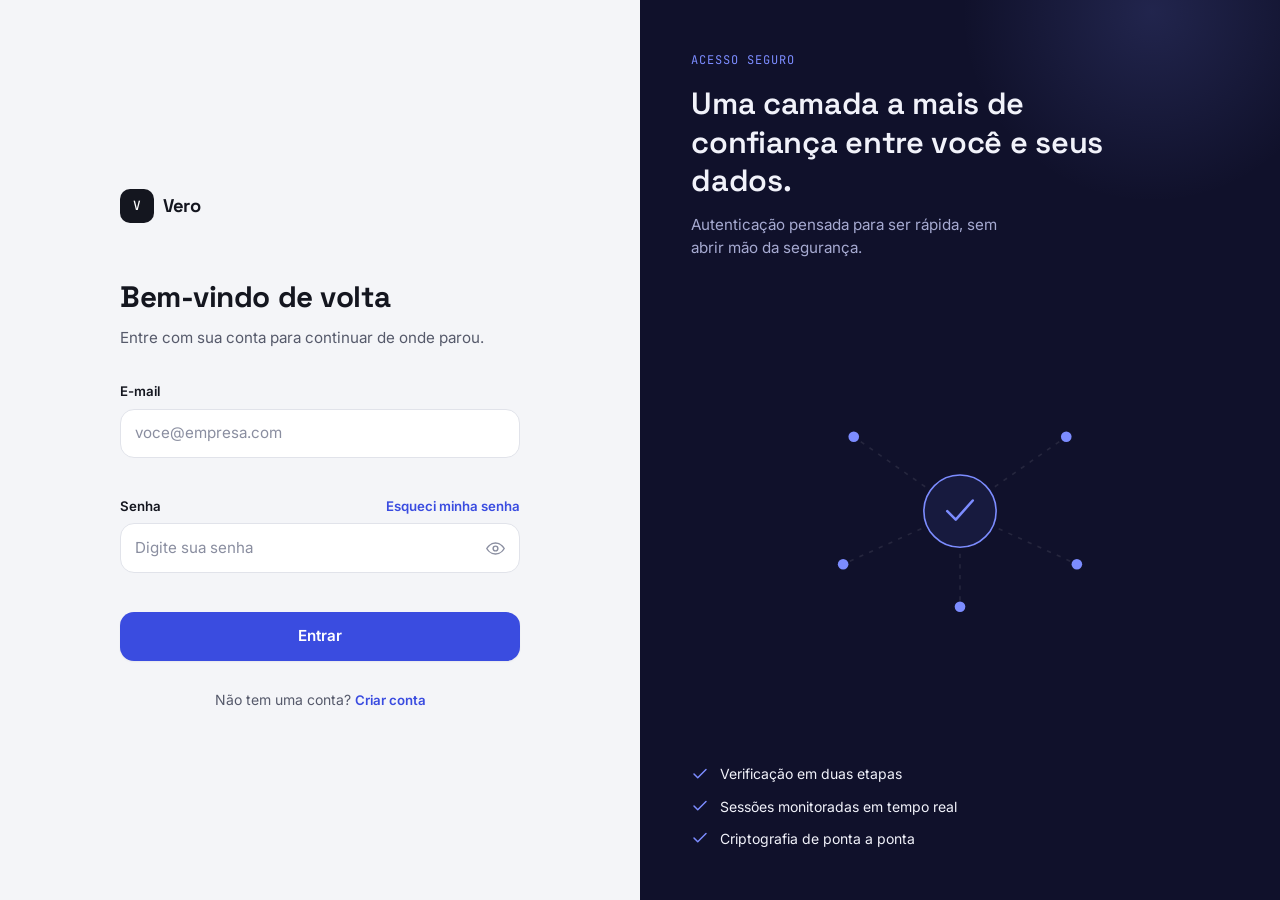
<file: index.html>
<!DOCTYPE html>
<html lang="pt-BR">
<head>
<meta charset="UTF-8" />
<meta name="viewport" content="width=device-width, initial-scale=1.0" />
<title>Entrar — VERO</title>
<meta name="description" content="Acesse sua conta VERO com segurança." />
<link rel="stylesheet" href="style.css" />
</head>
<body>
<a class="skip-link" href="#login-form">Pular para o formulário</a>

<div class="auth-shell">

  <!-- Coluna do formulário -->
  <main class="auth-form-side">
    <div class="auth-form-wrap">

      <div class="brand">
        <span class="brand-mark" aria-hidden="true">V</span>
        <span class="brand-name">Vero</span>
      </div>

      <h1 class="auth-heading">Bem-vindo de volta</h1>
      <p class="auth-subtext">Entre com sua conta para continuar de onde parou.</p>

      <form class="form" id="login-form" novalidate>

        <div class="field" id="field-email">
          <label class="field-label" for="email">E-mail</label>
          <div class="input-wrap">
            <input
              class="input"
              type="email"
              id="email"
              name="email"
              autocomplete="email"
              placeholder="voce@empresa.com"
              aria-describedby="email-message"
            />
          </div>
          <p class="field-message" id="email-message"></p>
        </div>

        <div class="field" id="field-password">
          <div class="field-row-between">
            <label class="field-label" for="password">Senha</label>
            <a class="link-inline" href="#" data-forgot-password>Esqueci minha senha</a>
          </div>
          <div class="input-wrap">
            <input
              class="input has-toggle"
              type="password"
              id="password"
              name="password"
              autocomplete="current-password"
              placeholder="Digite sua senha"
              aria-describedby="password-message"
            />
            <button
              type="button"
              class="toggle-visibility"
              data-toggle-password="password"
              aria-pressed="false"
              aria-label="Mostrar senha"
            >
              <svg class="icon-on" width="20" height="20" viewBox="0 0 24 24" fill="none" stroke="currentColor" stroke-width="1.8" stroke-linecap="round" stroke-linejoin="round" aria-hidden="true"><path d="M1 12s4-7 11-7 11 7 11 7-4 7-11 7-11-7-11-7Z"/><circle cx="12" cy="12" r="3"/></svg>
              <svg class="icon-off" width="20" height="20" viewBox="0 0 24 24" fill="none" stroke="currentColor" stroke-width="1.8" stroke-linecap="round" stroke-linejoin="round" aria-hidden="true"><path d="M17.94 17.94A10.94 10.94 0 0 1 12 19c-7 0-11-7-11-7a21.6 21.6 0 0 1 5.06-5.94M9.9 4.24A10.4 10.4 0 0 1 12 4c7 0 11 7 11 7a21.6 21.6 0 0 1-2.61 3.61M14.12 14.12a3 3 0 1 1-4.24-4.24"/><line x1="1" y1="1" x2="23" y2="23"/></svg>
            </button>
          </div>
          <p class="field-message" id="password-message"></p>
        </div>

        <button type="submit" class="btn btn-primary" id="login-submit">
          <span class="btn-label">Entrar</span>
          <span class="btn-spinner" aria-hidden="true"></span>
        </button>
      </form>

      <p class="form-footer">
        Não tem uma conta? <a class="link-inline" href="cadastro.html">Criar conta</a>
      </p>

    </div>
  </main>

  <!-- Coluna visual -->
  <aside class="auth-visual-side" aria-hidden="true">
    <div class="visual-top">
      <p class="visual-eyebrow">Acesso seguro</p>
      <h2 class="visual-heading">Uma camada a mais de confiança entre você e seus dados.</h2>
      <p class="visual-subtext">Autenticação pensada para ser rápida, sem abrir mão da segurança.</p>
    </div>

    <div class="visual-mid">
      <svg class="verify-net" viewBox="0 0 320 260" fill="none" xmlns="http://www.w3.org/2000/svg">
        <line class="link-line" x1="160" y1="130" x2="60" y2="60" stroke="var(--panel-line)" stroke-width="1.5"/>
        <line class="link-line" x1="160" y1="130" x2="260" y2="60" stroke="var(--panel-line)" stroke-width="1.5"/>
        <line class="link-line" x1="160" y1="130" x2="50" y2="180" stroke="var(--panel-line)" stroke-width="1.5"/>
        <line class="link-line" x1="160" y1="130" x2="270" y2="180" stroke="var(--panel-line)" stroke-width="1.5"/>
        <line class="link-line" x1="160" y1="130" x2="160" y2="220" stroke="var(--panel-line)" stroke-width="1.5"/>
        <circle cx="160" cy="130" r="34" fill="var(--panel-bg-alt)" stroke="var(--panel-accent)" stroke-width="1.5"/>
        <path d="M148 130l8 8 16-18" stroke="var(--panel-accent)" stroke-width="2.4" stroke-linecap="round" stroke-linejoin="round"/>
        <circle class="pulse" cx="60" cy="60" r="5" fill="var(--panel-accent)"/>
        <circle class="pulse pulse-d1" cx="260" cy="60" r="5" fill="var(--panel-accent)"/>
        <circle class="pulse pulse-d2" cx="50" cy="180" r="5" fill="var(--panel-accent)"/>
        <circle class="pulse pulse-d3" cx="270" cy="180" r="5" fill="var(--panel-accent)"/>
        <circle class="pulse" cx="160" cy="220" r="5" fill="var(--panel-accent)"/>
      </svg>
    </div>

    <div class="visual-bottom">
      <ul class="trust-list">
        <li class="trust-item">
          <svg width="18" height="18" viewBox="0 0 24 24" fill="none" stroke="currentColor" stroke-width="2" stroke-linecap="round" stroke-linejoin="round"><path d="M20 6 9 17l-5-5"/></svg>
          Verificação em duas etapas
        </li>
        <li class="trust-item">
          <svg width="18" height="18" viewBox="0 0 24 24" fill="none" stroke="currentColor" stroke-width="2" stroke-linecap="round" stroke-linejoin="round"><path d="M20 6 9 17l-5-5"/></svg>
          Sessões monitoradas em tempo real
        </li>
        <li class="trust-item">
          <svg width="18" height="18" viewBox="0 0 24 24" fill="none" stroke="currentColor" stroke-width="2" stroke-linecap="round" stroke-linejoin="round"><path d="M20 6 9 17l-5-5"/></svg>
          Criptografia de ponta a ponta
        </li>
      </ul>
    </div>
  </aside>

</div>

<script src="js/main.js"></script>
<script src="js/login.js"></script>
</body>
</html>
</file>
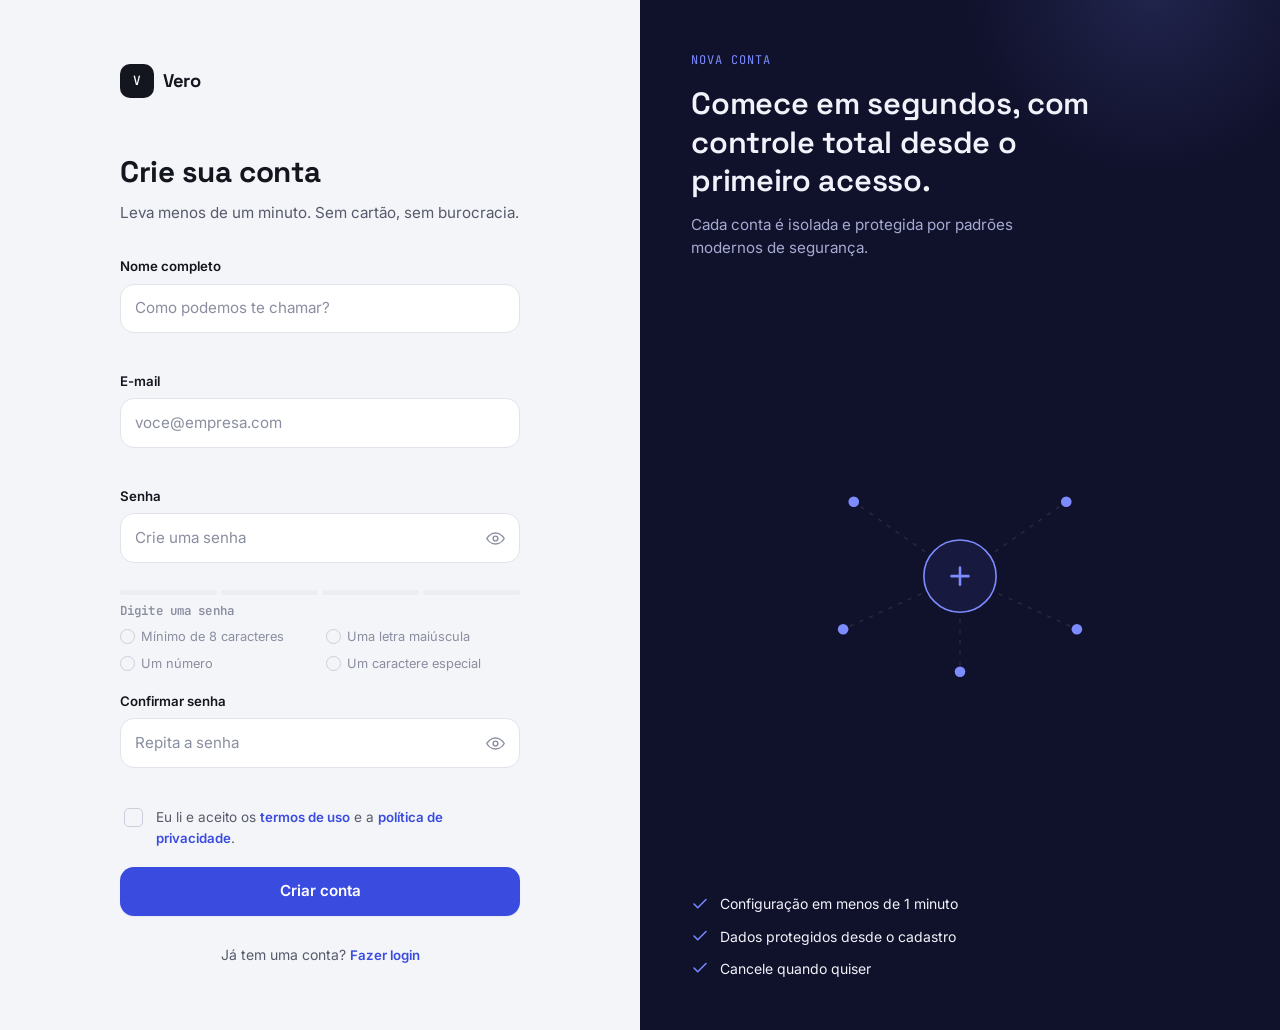
<file: cadastro.html>
<!DOCTYPE html>
<html lang="pt-BR">
<head>
<meta charset="UTF-8" />
<meta name="viewport" content="width=device-width, initial-scale=1.0" />
<title>Criar conta — VERO</title>
<meta name="description" content="Crie sua conta VERO em menos de um minuto." />
<link rel="stylesheet" href="style.css" />
</head>
<body>
<a class="skip-link" href="#signup-form">Pular para o formulário</a>

<div class="auth-shell">

  <!-- Coluna do formulário -->
  <main class="auth-form-side">
    <div class="auth-form-wrap">

      <div class="brand">
        <span class="brand-mark" aria-hidden="true">V</span>
        <span class="brand-name">Vero</span>
      </div>

      <h1 class="auth-heading">Crie sua conta</h1>
      <p class="auth-subtext">Leva menos de um minuto. Sem cartão, sem burocracia.</p>

      <form class="form" id="signup-form" novalidate>

        <div class="field" id="field-name">
          <label class="field-label" for="name">Nome completo</label>
          <div class="input-wrap">
            <input
              class="input"
              type="text"
              id="name"
              name="name"
              autocomplete="name"
              placeholder="Como podemos te chamar?"
              aria-describedby="name-message"
            />
          </div>
          <p class="field-message" id="name-message"></p>
        </div>

        <div class="field" id="field-email">
          <label class="field-label" for="email">E-mail</label>
          <div class="input-wrap">
            <input
              class="input"
              type="email"
              id="email"
              name="email"
              autocomplete="email"
              placeholder="voce@empresa.com"
              aria-describedby="email-message"
            />
          </div>
          <p class="field-message" id="email-message"></p>
        </div>

        <div class="field" id="field-password">
          <label class="field-label" for="password">Senha</label>
          <div class="input-wrap">
            <input
              class="input has-toggle"
              type="password"
              id="password"
              name="password"
              autocomplete="new-password"
              placeholder="Crie uma senha"
              aria-describedby="password-message strength-label requirements-list"
            />
            <button
              type="button"
              class="toggle-visibility"
              data-toggle-password="password"
              aria-pressed="false"
              aria-label="Mostrar senha"
            >
              <svg class="icon-on" width="20" height="20" viewBox="0 0 24 24" fill="none" stroke="currentColor" stroke-width="1.8" stroke-linecap="round" stroke-linejoin="round" aria-hidden="true"><path d="M1 12s4-7 11-7 11 7 11 7-4 7-11 7-11-7-11-7Z"/><circle cx="12" cy="12" r="3"/></svg>
              <svg class="icon-off" width="20" height="20" viewBox="0 0 24 24" fill="none" stroke="currentColor" stroke-width="1.8" stroke-linecap="round" stroke-linejoin="round" aria-hidden="true"><path d="M17.94 17.94A10.94 10.94 0 0 1 12 19c-7 0-11-7-11-7a21.6 21.6 0 0 1 5.06-5.94M9.9 4.24A10.4 10.4 0 0 1 12 4c7 0 11 7 11 7a21.6 21.6 0 0 1-2.61 3.61M14.12 14.12a3 3 0 1 1-4.24-4.24"/><line x1="1" y1="1" x2="23" y2="23"/></svg>
            </button>
          </div>
          <p class="field-message" id="password-message"></p>

          <div class="strength" id="password-strength" data-level="0">
            <div class="strength-track">
              <span class="strength-bar"></span>
              <span class="strength-bar"></span>
              <span class="strength-bar"></span>
              <span class="strength-bar"></span>
            </div>
            <span class="strength-label" id="strength-label">Digite uma senha</span>
          </div>

          <ul class="requirements" id="requirements-list">
            <li class="requirement" data-requirement="length">
              <span class="req-dot"><svg viewBox="0 0 24 24" fill="none" stroke="currentColor" stroke-width="3" stroke-linecap="round" stroke-linejoin="round"><path d="M20 6 9 17l-5-5"/></svg></span>
              Mínimo de 8 caracteres
            </li>
            <li class="requirement" data-requirement="upper">
              <span class="req-dot"><svg viewBox="0 0 24 24" fill="none" stroke="currentColor" stroke-width="3" stroke-linecap="round" stroke-linejoin="round"><path d="M20 6 9 17l-5-5"/></svg></span>
              Uma letra maiúscula
            </li>
            <li class="requirement" data-requirement="number">
              <span class="req-dot"><svg viewBox="0 0 24 24" fill="none" stroke="currentColor" stroke-width="3" stroke-linecap="round" stroke-linejoin="round"><path d="M20 6 9 17l-5-5"/></svg></span>
              Um número
            </li>
            <li class="requirement" data-requirement="special">
              <span class="req-dot"><svg viewBox="0 0 24 24" fill="none" stroke="currentColor" stroke-width="3" stroke-linecap="round" stroke-linejoin="round"><path d="M20 6 9 17l-5-5"/></svg></span>
              Um caractere especial
            </li>
          </ul>
        </div>

        <div class="field" id="field-confirm">
          <label class="field-label" for="confirm-password">Confirmar senha</label>
          <div class="input-wrap">
            <input
              class="input has-toggle"
              type="password"
              id="confirm-password"
              name="confirm-password"
              autocomplete="new-password"
              placeholder="Repita a senha"
              aria-describedby="confirm-message"
            />
            <button
              type="button"
              class="toggle-visibility"
              data-toggle-password="confirm-password"
              aria-pressed="false"
              aria-label="Mostrar senha"
            >
              <svg class="icon-on" width="20" height="20" viewBox="0 0 24 24" fill="none" stroke="currentColor" stroke-width="1.8" stroke-linecap="round" stroke-linejoin="round" aria-hidden="true"><path d="M1 12s4-7 11-7 11 7 11 7-4 7-11 7-11-7-11-7Z"/><circle cx="12" cy="12" r="3"/></svg>
              <svg class="icon-off" width="20" height="20" viewBox="0 0 24 24" fill="none" stroke="currentColor" stroke-width="1.8" stroke-linecap="round" stroke-linejoin="round" aria-hidden="true"><path d="M17.94 17.94A10.94 10.94 0 0 1 12 19c-7 0-11-7-11-7a21.6 21.6 0 0 1 5.06-5.94M9.9 4.24A10.4 10.4 0 0 1 12 4c7 0 11 7 11 7a21.6 21.6 0 0 1-2.61 3.61M14.12 14.12a3 3 0 1 1-4.24-4.24"/><line x1="1" y1="1" x2="23" y2="23"/></svg>
            </button>
          </div>
          <p class="field-message" id="confirm-message"></p>
        </div>

        <div class="checkbox-row">
          <input type="checkbox" id="terms" name="terms" />
          <label for="terms">
            Eu li e aceito os <a class="link-inline" href="#" data-static-link>termos de uso</a> e a <a class="link-inline" href="#" data-static-link>política de privacidade</a>.
          </label>
        </div>

        <button type="submit" class="btn btn-primary" id="signup-submit">
          <span class="btn-label">Criar conta</span>
          <span class="btn-spinner" aria-hidden="true"></span>
        </button>
      </form>

      <p class="form-footer">
        Já tem uma conta? <a class="link-inline" href="index.html">Fazer login</a>
      </p>

    </div>
  </main>

  <!-- Coluna visual -->
  <aside class="auth-visual-side" aria-hidden="true">
    <div class="visual-top">
      <p class="visual-eyebrow">Nova conta</p>
      <h2 class="visual-heading">Comece em segundos, com controle total desde o primeiro acesso.</h2>
      <p class="visual-subtext">Cada conta é isolada e protegida por padrões modernos de segurança.</p>
    </div>

    <div class="visual-mid">
      <svg class="verify-net" viewBox="0 0 320 260" fill="none" xmlns="http://www.w3.org/2000/svg">
        <line class="link-line" x1="160" y1="130" x2="60" y2="60" stroke="var(--panel-line)" stroke-width="1.5"/>
        <line class="link-line" x1="160" y1="130" x2="260" y2="60" stroke="var(--panel-line)" stroke-width="1.5"/>
        <line class="link-line" x1="160" y1="130" x2="50" y2="180" stroke="var(--panel-line)" stroke-width="1.5"/>
        <line class="link-line" x1="160" y1="130" x2="270" y2="180" stroke="var(--panel-line)" stroke-width="1.5"/>
        <line class="link-line" x1="160" y1="130" x2="160" y2="220" stroke="var(--panel-line)" stroke-width="1.5"/>
        <circle cx="160" cy="130" r="34" fill="var(--panel-bg-alt)" stroke="var(--panel-accent)" stroke-width="1.5"/>
        <path d="M152 130h16M160 122v16" stroke="var(--panel-accent)" stroke-width="2.4" stroke-linecap="round"/>
        <circle class="pulse" cx="60" cy="60" r="5" fill="var(--panel-accent)"/>
        <circle class="pulse pulse-d1" cx="260" cy="60" r="5" fill="var(--panel-accent)"/>
        <circle class="pulse pulse-d2" cx="50" cy="180" r="5" fill="var(--panel-accent)"/>
        <circle class="pulse pulse-d3" cx="270" cy="180" r="5" fill="var(--panel-accent)"/>
        <circle class="pulse" cx="160" cy="220" r="5" fill="var(--panel-accent)"/>
      </svg>
    </div>

    <div class="visual-bottom">
      <ul class="trust-list">
        <li class="trust-item">
          <svg width="18" height="18" viewBox="0 0 24 24" fill="none" stroke="currentColor" stroke-width="2" stroke-linecap="round" stroke-linejoin="round"><path d="M20 6 9 17l-5-5"/></svg>
          Configuração em menos de 1 minuto
        </li>
        <li class="trust-item">
          <svg width="18" height="18" viewBox="0 0 24 24" fill="none" stroke="currentColor" stroke-width="2" stroke-linecap="round" stroke-linejoin="round"><path d="M20 6 9 17l-5-5"/></svg>
          Dados protegidos desde o cadastro
        </li>
        <li class="trust-item">
          <svg width="18" height="18" viewBox="0 0 24 24" fill="none" stroke="currentColor" stroke-width="2" stroke-linecap="round" stroke-linejoin="round"><path d="M20 6 9 17l-5-5"/></svg>
          Cancele quando quiser
        </li>
      </ul>
    </div>
  </aside>

</div>

<script src="js/main.js"></script>
<script src="js/cadastro.js"></script>
</body>
</html>
</file>
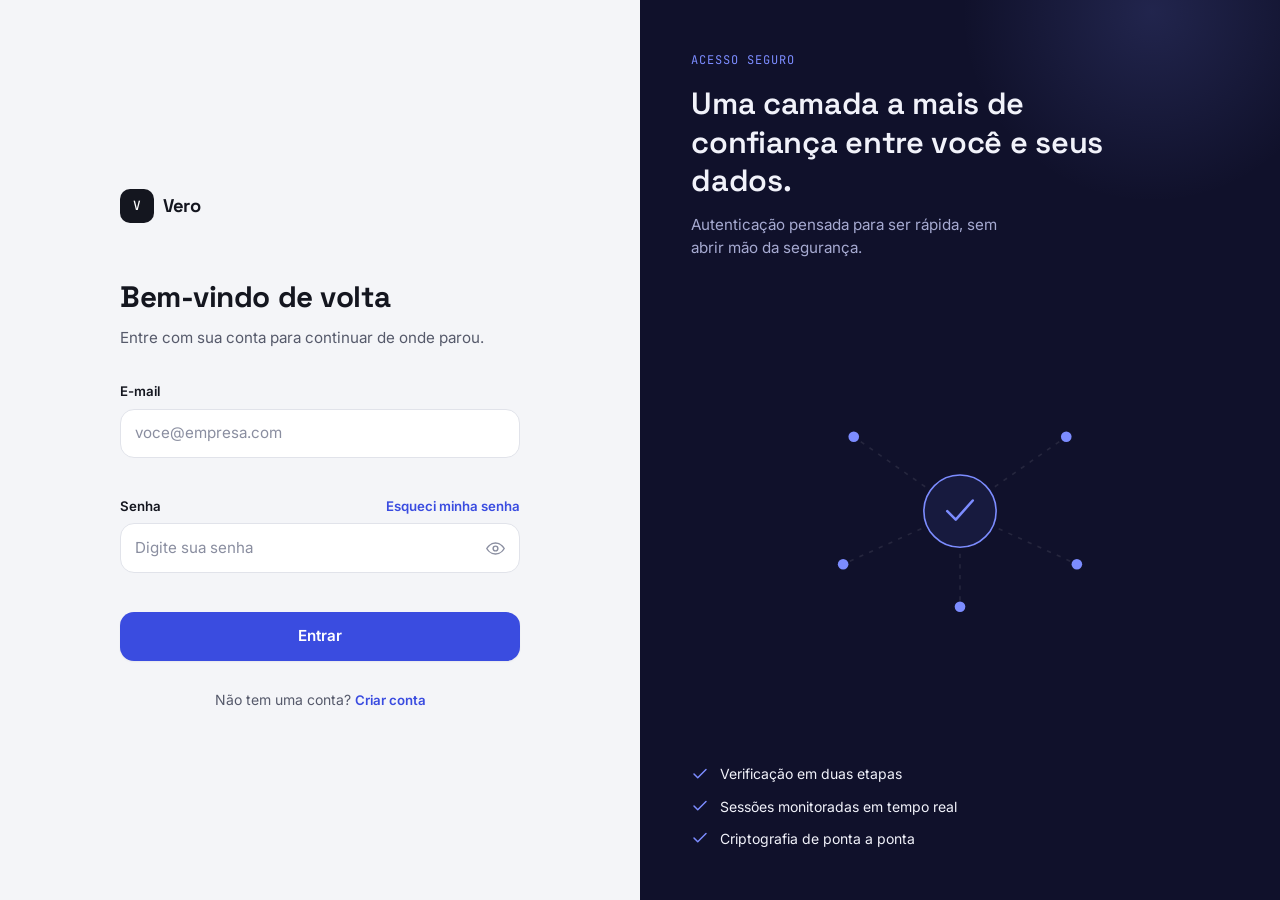
<file: dashboard.html>
<!DOCTYPE html>
<html lang="pt-BR">
<head>
<meta charset="UTF-8" />
<meta name="viewport" content="width=device-width, initial-scale=1.0" />
<title>Painel — VERO</title>
<meta name="description" content="Painel da conta VERO." />
<link rel="stylesheet" href="style.css" />
</head>
<body>
<a class="skip-link" href="#main-content">Pular para o conteúdo</a>

<div class="dash-shell">

  <header class="dash-header">
    <div class="brand">
      <span class="brand-mark" aria-hidden="true">V</span>
      <span class="brand-name">Vero</span>
    </div>

    <div class="dash-header-actions">
      <div class="dash-user">
        <span class="avatar" id="user-avatar" aria-hidden="true"></span>
        <span class="dash-user-text">
          <span class="dash-user-name" id="user-name">—</span>
          <span class="dash-user-email" id="user-email">—</span>
        </span>
      </div>
      <button class="btn btn-ghost" id="logout-button" type="button">
        <span class="btn-label">Sair</span>
        <span class="btn-spinner" aria-hidden="true"></span>
      </button>
    </div>
  </header>

  <main class="dash-main" id="main-content">

    <section class="welcome-card">
      <p class="welcome-eyebrow">Painel da conta</p>
      <h1 class="welcome-title">Olá, <span id="welcome-name">—</span> 👋</h1>
      <p class="welcome-sub">Este é o seu espaço na VERO. Em breve, mais recursos vão aparecer por aqui.</p>
    </section>

    <div class="grid-cards">
      <div class="info-card">
        <p class="info-card-label">E-mail</p>
        <p class="info-card-value" id="account-email">—</p>
      </div>
      <div class="info-card">
        <p class="info-card-label">Conta criada em</p>
        <p class="info-card-value" id="account-created">—</p>
      </div>
      <div class="info-card">
        <p class="info-card-label">Status</p>
        <p class="info-card-value">
          <span class="status-pill">Ativa</span>
        </p>
      </div>
    </div>

    <h2 class="section-title">Em construção</h2>
    <div class="placeholder-grid">
      <div class="placeholder-card">
        <svg width="26" height="26" viewBox="0 0 24 24" fill="none" stroke="currentColor" stroke-width="1.6" stroke-linecap="round" stroke-linejoin="round"><rect x="3" y="4" width="18" height="16" rx="2"/><path d="M3 9h18M8 4v5"/></svg>
        Atividade recente
      </div>
      <div class="placeholder-card">
        <svg width="26" height="26" viewBox="0 0 24 24" fill="none" stroke="currentColor" stroke-width="1.6" stroke-linecap="round" stroke-linejoin="round"><path d="M12 2a10 10 0 1 0 10 10"/><path d="M12 6v6l4 2"/></svg>
        Sessões ativas
      </div>
      <div class="placeholder-card">
        <svg width="26" height="26" viewBox="0 0 24 24" fill="none" stroke="currentColor" stroke-width="1.6" stroke-linecap="round" stroke-linejoin="round"><path d="M12 15a4 4 0 0 0 4-4V7a4 4 0 1 0-8 0v4a4 4 0 0 0 4 4Z"/><path d="M19 11v1a7 7 0 0 1-14 0v-1M12 19v3"/></svg>
        Preferências de segurança
      </div>
    </div>

  </main>

</div>

<script src="js/main.js"></script>
<script src="js/dashboard.js"></script>
</body>
</html>
</file>
<file: style.css>
/* ==========================================================================
   VERO — Login System
   style.css — tokens, base, layout, components, responsividade
   ========================================================================== */

@import url('https://fonts.googleapis.com/css2?family=Space+Grotesk:wght@500;600;700&family=Inter:wght@400;500;600;700&family=JetBrains+Mono:wght@400;500&display=swap');

/* --------------------------------------------------------------------------
   1. Design tokens
   -------------------------------------------------------------------------- */
:root{
  /* superfícies */
  --bg: #F4F5F8;
  --surface: #FFFFFF;
  --surface-alt: #EBEDF2;
  --border: #E1E3EA;
  --border-strong: #CBCEDA;

  /* texto */
  --ink: #14161F;
  --ink-soft: #565A6B;
  --ink-faint: #8A8EA0;
  --ink-on-accent: #FFFFFF;

  /* marca / destaque */
  --accent: #3A4CE0;
  --accent-ink: #2635AD;
  --accent-soft: #E9EBFC;
  --accent-soft-strong: #D6DAFA;

  /* estado */
  --success: #158A4D;
  --success-soft: #E6F6ED;
  --error: #D23B3B;
  --error-soft: #FBEAEA;
  --warn: #B4791B;
  --warn-soft: #FBF1DF;

  /* painel visual (bloco escuro deliberado) */
  --panel-bg: #10112B;
  --panel-bg-alt: #171A3E;
  --panel-ink: #F1F2FA;
  --panel-ink-soft: #A6AAD1;
  --panel-line: rgba(255,255,255,0.09);
  --panel-accent: #7C8CFF;
  --panel-accent-soft: rgba(124,140,255,0.16);

  /* forma */
  --radius-sm: 8px;
  --radius-md: 14px;
  --radius-lg: 22px;
  --radius-pill: 999px;

  /* sombra */
  --shadow-sm: 0 1px 2px rgba(16,17,43,0.06);
  --shadow-md: 0 10px 30px -8px rgba(16,17,43,0.16);
  --shadow-focus: 0 0 0 4px var(--accent-soft-strong);

  /* tipografia */
  --font-display: 'Space Grotesk', 'Segoe UI', system-ui, sans-serif;
  --font-body: 'Inter', 'Segoe UI', system-ui, sans-serif;
  --font-mono: 'JetBrains Mono', 'SFMono-Regular', Consolas, monospace;

  /* movimento */
  --ease: cubic-bezier(.4,0,.2,1);
  --dur-fast: 150ms;
  --dur-med: 280ms;
  --dur-slow: 520ms;
}

/* --------------------------------------------------------------------------
   2. Reset & base
   -------------------------------------------------------------------------- */
*, *::before, *::after{ box-sizing: border-box; }
html{ -webkit-text-size-adjust: 100%; }
body{ margin: 0; }
h1,h2,h3,h4,p,figure{ margin: 0; }
ul{ margin: 0; padding: 0; list-style: none; }
button{ font: inherit; color: inherit; background: none; border: 0; cursor: pointer; }
input{ font: inherit; color: inherit; }
a{ color: inherit; text-decoration: none; }
img,svg{ display: block; max-width: 100%; }

@media (prefers-reduced-motion: reduce){
  *, *::before, *::after{
    animation-duration: 0.01ms !important;
    animation-iteration-count: 1 !important;
    transition-duration: 0.01ms !important;
    scroll-behavior: auto !important;
  }
}

body{
  font-family: var(--font-body);
  background: var(--bg);
  color: var(--ink);
  line-height: 1.5;
  min-height: 100vh;
}

:focus{ outline: none; }
:focus-visible{
  outline: 2px solid var(--accent);
  outline-offset: 2px;
  border-radius: var(--radius-sm);
}

.visually-hidden{
  position: absolute;
  width: 1px; height: 1px;
  padding: 0; margin: -1px;
  overflow: hidden;
  clip: rect(0,0,0,0);
  white-space: nowrap;
  border: 0;
}

.skip-link{
  position: absolute;
  left: 1rem; top: -3rem;
  background: var(--ink);
  color: #fff;
  padding: .6rem 1rem;
  border-radius: var(--radius-sm);
  z-index: 100;
  transition: top var(--dur-fast) var(--ease);
}
.skip-link:focus{ top: 1rem; }

/* --------------------------------------------------------------------------
   3. Layout — tela de autenticação (split-screen)
   -------------------------------------------------------------------------- */
.auth-shell{
  min-height: 100vh;
  display: grid;
  grid-template-columns: minmax(0,1fr) minmax(0,1fr);
}

@media (max-width: 980px){
  .auth-shell{ grid-template-columns: 1fr; }
}

/* ---- coluna do formulário ---- */
.auth-form-side{
  display: flex;
  flex-direction: column;
  justify-content: center;
  padding: clamp(1.5rem, 5vw, 4rem);
}

.auth-form-wrap{
  width: 100%;
  max-width: 400px;
  margin: 0 auto;
  animation: rise var(--dur-slow) var(--ease) both;
}

@keyframes rise{
  from{ opacity: 0; transform: translateY(10px); }
  to{ opacity: 1; transform: translateY(0); }
}

.brand{
  display: inline-flex;
  align-items: center;
  gap: .55rem;
  margin-bottom: clamp(2rem, 6vh, 3.25rem);
}
.brand-mark{
  width: 34px; height: 34px;
  border-radius: 10px;
  background: var(--ink);
  color: #fff;
  display: grid;
  place-items: center;
  font-family: var(--font-mono);
  font-weight: 500;
  font-size: .8rem;
  letter-spacing: .02em;
  flex-shrink: 0;
}
.brand-name{
  font-family: var(--font-display);
  font-weight: 700;
  font-size: 1.15rem;
  letter-spacing: -0.01em;
}

.auth-heading{
  font-family: var(--font-display);
  font-weight: 700;
  font-size: clamp(1.55rem, 3vw, 1.85rem);
  letter-spacing: -0.015em;
  margin-bottom: .5rem;
}
.auth-subtext{
  color: var(--ink-soft);
  font-size: .95rem;
  margin-bottom: 2rem;
}

/* ---- coluna visual ---- */
.auth-visual-side{
  position: relative;
  background: var(--panel-bg);
  color: var(--panel-ink);
  overflow: hidden;
  display: flex;
  flex-direction: column;
  justify-content: space-between;
  padding: clamp(2rem, 4vw, 3.5rem);
}

@media (max-width: 980px){
  .auth-visual-side{ display: none; }
}

.auth-visual-side::before{
  content: "";
  position: absolute;
  inset: -20% -10% auto auto;
  width: 60%;
  aspect-ratio: 1;
  background: radial-gradient(circle, var(--panel-accent-soft) 0%, transparent 70%);
  pointer-events: none;
}

.visual-top{ position: relative; z-index: 1; }
.visual-mid{ position: relative; z-index: 1; flex: 1; display: flex; align-items: center; }
.visual-bottom{ position: relative; z-index: 1; }

.visual-eyebrow{
  font-family: var(--font-mono);
  font-size: .75rem;
  letter-spacing: .08em;
  text-transform: uppercase;
  color: var(--panel-accent);
  margin-bottom: 1rem;
}
.visual-heading{
  font-family: var(--font-display);
  font-weight: 600;
  font-size: clamp(1.5rem, 2.4vw, 2rem);
  line-height: 1.25;
  letter-spacing: -0.01em;
  max-width: 22ch;
}
.visual-subtext{
  color: var(--panel-ink-soft);
  font-size: .95rem;
  max-width: 34ch;
  margin-top: .85rem;
}

.trust-list{
  display: flex;
  flex-direction: column;
  gap: .7rem;
}
.trust-item{
  display: flex;
  align-items: center;
  gap: .65rem;
  font-size: .875rem;
  color: var(--panel-ink);
}
.trust-item svg{
  flex-shrink: 0;
  color: var(--panel-accent);
}

/* rede de verificação (elemento de assinatura) */
.verify-net{
  width: 100%;
  max-width: 340px;
  margin: 0 auto;
}
.verify-net .pulse{
  animation: pulse-node 2.6s var(--ease) infinite;
  transform-origin: center;
}
.verify-net .pulse-d1{ animation-delay: .3s; }
.verify-net .pulse-d2{ animation-delay: .8s; }
.verify-net .pulse-d3{ animation-delay: 1.3s; }
.verify-net .link-line{
  stroke-dasharray: 4 6;
  animation: dash-flow 6s linear infinite;
}
@keyframes pulse-node{
  0%, 100%{ opacity: .55; transform: scale(1); }
  50%{ opacity: 1; transform: scale(1.35); }
}
@keyframes dash-flow{
  to{ stroke-dashoffset: -100; }
}

/* --------------------------------------------------------------------------
   4. Formulário
   -------------------------------------------------------------------------- */
.form{
  display: flex;
  flex-direction: column;
  gap: 1.15rem;
}

.field{
  display: flex;
  flex-direction: column;
  gap: .4rem;
}

.field-label{
  font-size: .83rem;
  font-weight: 600;
  color: var(--ink);
}

.field-row-between{
  display: flex;
  justify-content: space-between;
  align-items: baseline;
}

.input-wrap{
  position: relative;
  display: flex;
  align-items: center;
}

.input{
  width: 100%;
  background: var(--surface);
  border: 1.5px solid var(--border);
  border-radius: var(--radius-md);
  padding: .78rem .9rem;
  font-size: .95rem;
  color: var(--ink);
  transition: border-color var(--dur-fast) var(--ease), box-shadow var(--dur-fast) var(--ease), background var(--dur-fast) var(--ease);
}
.input::placeholder{ color: var(--ink-faint); }

.input:hover{ border-color: var(--border-strong); }

.input:focus-visible{
  border-color: var(--accent);
  box-shadow: var(--shadow-focus);
  outline: none;
}

.input.has-toggle{ padding-right: 2.7rem; }

.field.is-error .input{
  border-color: var(--error);
  background: var(--error-soft);
}
.field.is-error .input:focus-visible{
  box-shadow: 0 0 0 4px rgba(210,59,59,0.15);
}

.field.is-success .input{
  border-color: var(--success);
}

.toggle-visibility{
  position: absolute;
  right: .55rem;
  width: 32px; height: 32px;
  display: grid;
  place-items: center;
  border-radius: var(--radius-sm);
  color: var(--ink-faint);
  transition: color var(--dur-fast) var(--ease), background var(--dur-fast) var(--ease);
}
.toggle-visibility:hover{ color: var(--ink-soft); background: var(--surface-alt); }
.toggle-visibility svg{ width: 19px; height: 19px; }
.toggle-visibility .icon-off{ display: none; }
.toggle-visibility[aria-pressed="true"] .icon-on{ display: none; }
.toggle-visibility[aria-pressed="true"] .icon-off{ display: block; }

.field-message{
  display: flex;
  align-items: center;
  gap: .35rem;
  font-size: .8rem;
  min-height: 1.1em;
}
.field-message.error{ color: var(--error); }
.field-message.success{ color: var(--success); }
.field-message.hint{ color: var(--ink-faint); }
.field-message svg{ flex-shrink: 0; width: 14px; height: 14px; }

.link-inline{
  font-size: .83rem;
  color: var(--accent);
  font-weight: 600;
  border-radius: var(--radius-sm);
}
.link-inline:hover{ color: var(--accent-ink); text-decoration: underline; }

.checkbox-row{
  display: flex;
  align-items: flex-start;
  gap: .6rem;
}
.checkbox-row input[type="checkbox"]{
  appearance: none;
  width: 19px; height: 19px;
  border: 1.5px solid var(--border-strong);
  border-radius: 5px;
  flex-shrink: 0;
  margin-top: 1px;
  display: grid;
  place-items: center;
  transition: border-color var(--dur-fast), background var(--dur-fast);
}
.checkbox-row input[type="checkbox"]::before{
  content: "";
  width: 10px; height: 10px;
  clip-path: polygon(14% 44%, 0 65%, 50% 100%, 100% 16%, 80% 0%, 43% 62%);
  background: #fff;
  transform: scale(0);
  transition: transform var(--dur-fast) var(--ease);
}
.checkbox-row input[type="checkbox"]:checked{ background: var(--accent); border-color: var(--accent); }
.checkbox-row input[type="checkbox"]:checked::before{ transform: scale(1); }
.checkbox-row input[type="checkbox"]:focus-visible{ box-shadow: var(--shadow-focus); }
.checkbox-row label{ font-size: .85rem; color: var(--ink-soft); }

/* --------------------------------------------------------------------------
   5. Botões
   -------------------------------------------------------------------------- */
.btn{
  display: inline-flex;
  align-items: center;
  justify-content: center;
  gap: .5rem;
  border-radius: var(--radius-md);
  padding: .82rem 1.3rem;
  font-size: .95rem;
  font-weight: 600;
  transition: background var(--dur-fast) var(--ease), transform var(--dur-fast) var(--ease), box-shadow var(--dur-fast) var(--ease), border-color var(--dur-fast) var(--ease);
}
.btn:active{ transform: translateY(1px); }

.btn-primary{
  width: 100%;
  background: var(--accent);
  color: var(--ink-on-accent);
  box-shadow: var(--shadow-sm);
}
.btn-primary:hover{ background: var(--accent-ink); }
.btn-primary:focus-visible{ box-shadow: var(--shadow-focus); }
.btn-primary:disabled{
  background: var(--surface-alt);
  color: var(--ink-faint);
  cursor: not-allowed;
}

.btn-ghost{
  background: transparent;
  border: 1.5px solid var(--border);
  color: var(--ink);
}
.btn-ghost:hover{ border-color: var(--border-strong); background: var(--surface-alt); }

.btn[data-loading="true"] .btn-label{ opacity: 0; }
.btn[data-loading="true"] .btn-spinner{ display: inline-flex; }
.btn-spinner{
  display: none;
  position: absolute;
  width: 18px; height: 18px;
  border: 2.5px solid rgba(255,255,255,.4);
  border-top-color: #fff;
  border-radius: 50%;
  animation: spin .7s linear infinite;
}
.btn-primary{ position: relative; }
@keyframes spin{ to{ transform: rotate(360deg); } }

.divider-text{
  display: flex;
  align-items: center;
  gap: .75rem;
  color: var(--ink-faint);
  font-size: .78rem;
  margin: .35rem 0;
}
.divider-text::before, .divider-text::after{
  content: "";
  flex: 1;
  height: 1px;
  background: var(--border);
}

.form-footer{
  margin-top: 1.75rem;
  text-align: center;
  font-size: .875rem;
  color: var(--ink-soft);
}

/* --------------------------------------------------------------------------
   6. Força da senha (cadastro)
   -------------------------------------------------------------------------- */
.strength{
  display: flex;
  flex-direction: column;
  gap: .45rem;
}
.strength-track{
  display: flex;
  gap: 4px;
  height: 5px;
}
.strength-bar{
  flex: 1;
  border-radius: var(--radius-pill);
  background: var(--surface-alt);
  transition: background var(--dur-med) var(--ease);
}
.strength-label{
  font-size: .78rem;
  font-weight: 600;
  color: var(--ink-faint);
  font-family: var(--font-mono);
  letter-spacing: .01em;
}

.strength[data-level="1"] .strength-bar:nth-child(1){ background: var(--error); }
.strength[data-level="1"] .strength-label{ color: var(--error); }

.strength[data-level="2"] .strength-bar:nth-child(-n+2){ background: var(--warn); }
.strength[data-level="2"] .strength-label{ color: var(--warn); }

.strength[data-level="3"] .strength-bar:nth-child(-n+3){ background: #4E9F32; }
.strength[data-level="3"] .strength-label{ color: #4E9F32; }

.strength[data-level="4"] .strength-bar{ background: var(--success); }
.strength[data-level="4"] .strength-label{ color: var(--success); }

.requirements{
  display: grid;
  grid-template-columns: 1fr 1fr;
  gap: .5rem .75rem;
}
.requirement{
  display: flex;
  align-items: center;
  gap: .4rem;
  font-size: .8rem;
  color: var(--ink-faint);
  transition: color var(--dur-fast) var(--ease);
}
.requirement .req-dot{
  width: 15px; height: 15px;
  border-radius: 50%;
  border: 1.5px solid var(--border-strong);
  flex-shrink: 0;
  display: grid;
  place-items: center;
  transition: border-color var(--dur-fast), background var(--dur-fast);
}
.requirement .req-dot svg{
  width: 9px; height: 9px;
  color: #fff;
  opacity: 0;
  transition: opacity var(--dur-fast);
}
.requirement.met{ color: var(--ink); }
.requirement.met .req-dot{ background: var(--success); border-color: var(--success); }
.requirement.met .req-dot svg{ opacity: 1; }

@media (max-width: 420px){
  .requirements{ grid-template-columns: 1fr; }
}

/* --------------------------------------------------------------------------
   7. Toast (feedback contextual, sem alert())
   -------------------------------------------------------------------------- */
.toast{
  position: fixed;
  left: 50%;
  bottom: 1.5rem;
  transform: translate(-50%, 20px);
  background: var(--ink);
  color: #fff;
  padding: .8rem 1.15rem;
  border-radius: var(--radius-md);
  font-size: .875rem;
  display: flex;
  align-items: center;
  gap: .55rem;
  box-shadow: var(--shadow-md);
  opacity: 0;
  pointer-events: none;
  transition: opacity var(--dur-med) var(--ease), transform var(--dur-med) var(--ease);
  z-index: 200;
  max-width: min(90vw, 380px);
}
.toast.is-visible{
  opacity: 1;
  transform: translate(-50%, 0);
  pointer-events: auto;
}
.toast.is-success svg{ color: #6FE3A4; }
.toast.is-error svg{ color: #F1958E; }

/* --------------------------------------------------------------------------
   8. Dashboard
   -------------------------------------------------------------------------- */
.dash-shell{ min-height: 100vh; display: flex; flex-direction: column; }

.dash-header{
  display: flex;
  align-items: center;
  justify-content: space-between;
  padding: 1rem clamp(1.25rem, 4vw, 2.5rem);
  background: var(--surface);
  border-bottom: 1px solid var(--border);
  position: sticky;
  top: 0;
  z-index: 20;
}

.dash-header-actions{
  display: flex;
  align-items: center;
  gap: 1.25rem;
}

.dash-user{
  display: flex;
  align-items: center;
  gap: .7rem;
}
.dash-user-text{ display: flex; flex-direction: column; }
.avatar{
  width: 38px; height: 38px;
  border-radius: 50%;
  background: var(--accent-soft);
  color: var(--accent-ink);
  display: grid;
  place-items: center;
  font-family: var(--font-display);
  font-weight: 700;
  font-size: .9rem;
  flex-shrink: 0;
}
.dash-user-name{ font-weight: 600; font-size: .9rem; }
.dash-user-email{ font-size: .78rem; color: var(--ink-faint); }

.dash-main{
  flex: 1;
  width: 100%;
  max-width: 1080px;
  margin: 0 auto;
  padding: clamp(1.5rem, 4vw, 3rem) clamp(1.25rem, 4vw, 2.5rem);
}

.welcome-card{
  background: linear-gradient(135deg, var(--panel-bg) 0%, var(--panel-bg-alt) 100%);
  color: var(--panel-ink);
  border-radius: var(--radius-lg);
  padding: clamp(1.75rem, 4vw, 2.5rem);
  position: relative;
  overflow: hidden;
  margin-bottom: 2rem;
}
.welcome-card::after{
  content: "";
  position: absolute;
  inset: -30% -10% auto auto;
  width: 45%;
  aspect-ratio: 1;
  background: radial-gradient(circle, var(--panel-accent-soft) 0%, transparent 70%);
}
.welcome-eyebrow{
  font-family: var(--font-mono);
  font-size: .75rem;
  color: var(--panel-accent);
  letter-spacing: .06em;
  text-transform: uppercase;
  margin-bottom: .6rem;
  position: relative;
}
.welcome-title{
  font-family: var(--font-display);
  font-size: clamp(1.4rem, 3vw, 1.9rem);
  font-weight: 700;
  letter-spacing: -0.01em;
  position: relative;
}
.welcome-sub{
  color: var(--panel-ink-soft);
  margin-top: .5rem;
  max-width: 46ch;
  font-size: .92rem;
  position: relative;
}

.grid-cards{
  display: grid;
  grid-template-columns: repeat(auto-fit, minmax(220px, 1fr));
  gap: 1rem;
  margin-bottom: 2rem;
}

.info-card{
  background: var(--surface);
  border: 1px solid var(--border);
  border-radius: var(--radius-md);
  padding: 1.25rem;
}
.info-card-label{
  font-size: .75rem;
  font-family: var(--font-mono);
  color: var(--ink-faint);
  text-transform: uppercase;
  letter-spacing: .05em;
  margin-bottom: .5rem;
}
.info-card-value{ font-weight: 600; font-size: 1rem; }
.status-pill{
  display: inline-flex;
  align-items: center;
  gap: .4rem;
  font-size: .8rem;
  font-weight: 600;
  color: var(--success);
  background: var(--success-soft);
  padding: .3rem .65rem;
  border-radius: var(--radius-pill);
}
.status-pill::before{
  content: "";
  width: 6px; height: 6px;
  border-radius: 50%;
  background: var(--success);
}

.section-title{
  font-family: var(--font-display);
  font-weight: 700;
  font-size: 1.1rem;
  margin-bottom: 1rem;
}

.placeholder-grid{
  display: grid;
  grid-template-columns: repeat(auto-fit, minmax(200px, 1fr));
  gap: 1rem;
}
.placeholder-card{
  border: 1.5px dashed var(--border-strong);
  border-radius: var(--radius-md);
  padding: 1.5rem 1.25rem;
  text-align: center;
  color: var(--ink-faint);
  font-size: .85rem;
  display: flex;
  flex-direction: column;
  align-items: center;
  gap: .6rem;
}
.placeholder-card svg{ color: var(--ink-faint); }

/* --------------------------------------------------------------------------
   9. Responsividade adicional
   -------------------------------------------------------------------------- */
@media (max-width: 480px){
  .auth-form-side{ padding: 1.5rem 1.15rem; }
  .brand{ margin-bottom: 1.75rem; }
  .dash-user-email{ display: none; }
}
</file>
